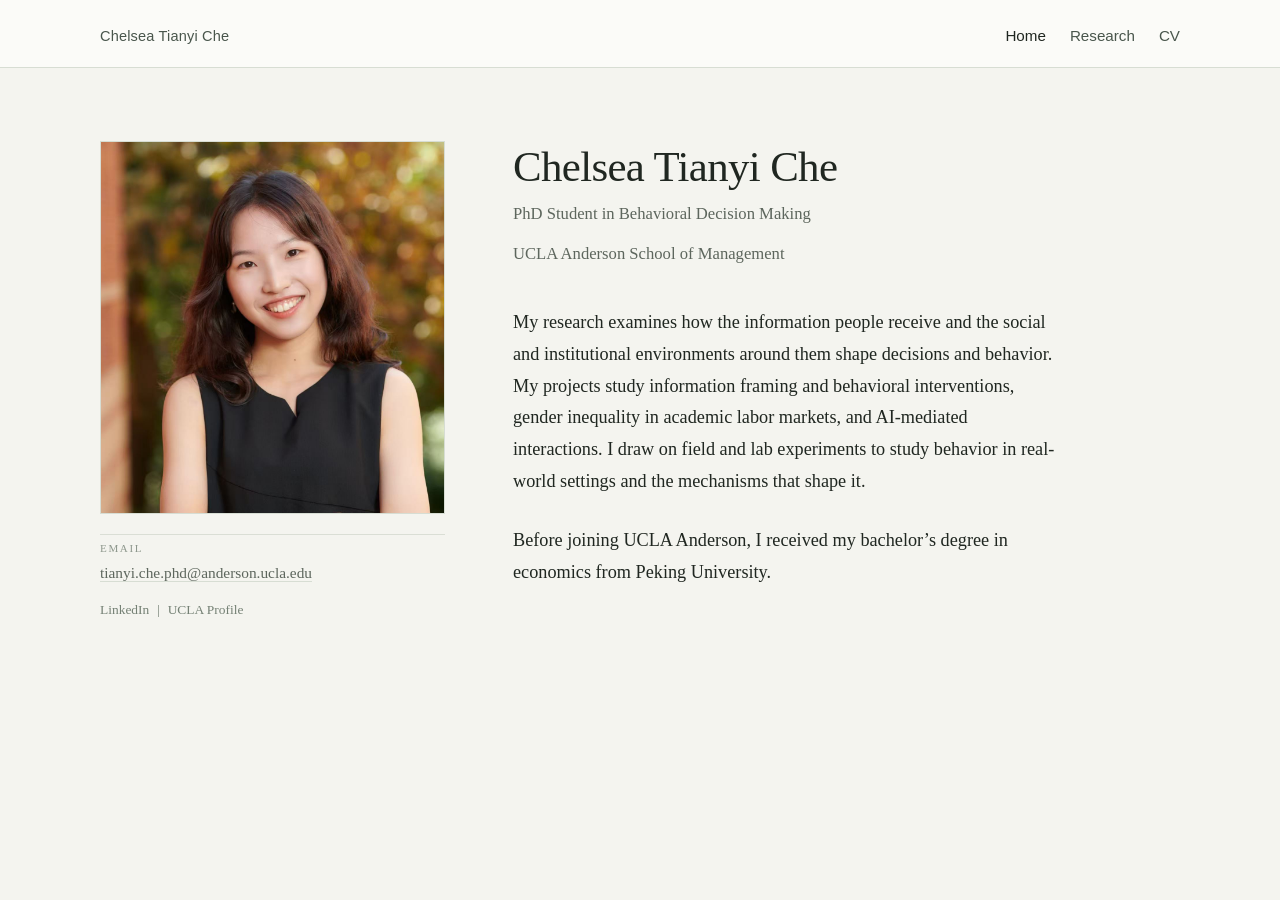
<file: index.html>
<!DOCTYPE html>
<html lang="en">
<head>
  <meta charset="UTF-8">
  <meta name="viewport" content="width=device-width, initial-scale=1.0">
  <title>Chelsea Tianyi Che</title>
  <meta name="description" content="Chelsea Tianyi Che is a PhD student in Behavioral Decision Making at UCLA Anderson School of Management.">
  <link rel="stylesheet" href="styles.css">
</head>
<body class="theme-sage final-site">
  <header class="site-header">
    <div class="container header-inner">
      <a class="site-brand" href="index.html">Chelsea Tianyi Che</a>
      <nav class="site-nav" aria-label="Primary">
        <a aria-current="page" href="index.html">Home</a>
        <a href="research.html">Research</a>
        <a href="Chelsea_Tianyi_Che_CV.pdf" target="_blank" rel="noopener">CV</a>
      </nav>
    </div>
  </header>

  <main class="container page-main">
    <section class="hero-shell">
      <div class="hero-left">
        <figure class="profile-figure">
          <img src="photo.jpg" alt="Portrait of Chelsea Tianyi Che">
        </figure>
        <div class="contact-card">
          <p class="contact-label">Email</p>
          <p class="contact-email"><a href="mailto:tianyi.che.phd@anderson.ucla.edu">tianyi.che.phd@anderson.ucla.edu</a></p>
          <p class="contact-links">
            <a href="https://www.linkedin.com/in/chelsea-tianyi-che" target="_blank" rel="noopener">LinkedIn</a>
            <span aria-hidden="true">|</span>
            <a href="https://www.anderson.ucla.edu/degrees/phd-program/areas-of-study/behavioral-decision-making/meet-the-students/chelsea-tianyi-che" target="_blank" rel="noopener">UCLA Profile</a>
          </p>
        </div>
      </div>

      <div class="hero-right">
        <div class="identity-block">
          <h1>Chelsea Tianyi Che</h1>
          <p class="identity-line">PhD Student in Behavioral Decision Making</p>
          <p class="identity-line">UCLA Anderson School of Management</p>
        </div>

        <div class="body-copy">
          <p>My research examines how the information people receive and the social and institutional environments around them shape decisions and behavior. My projects study information framing and behavioral interventions, gender inequality in academic labor markets, and AI-mediated interactions. I draw on field and lab experiments to study behavior in real-world settings and the mechanisms that shape it.</p>
          <p>Before joining UCLA Anderson, I received my bachelor&rsquo;s degree in economics from Peking University.</p>
        </div>
      </div>
    </section>
  </main>
</body>
</html>
</file>
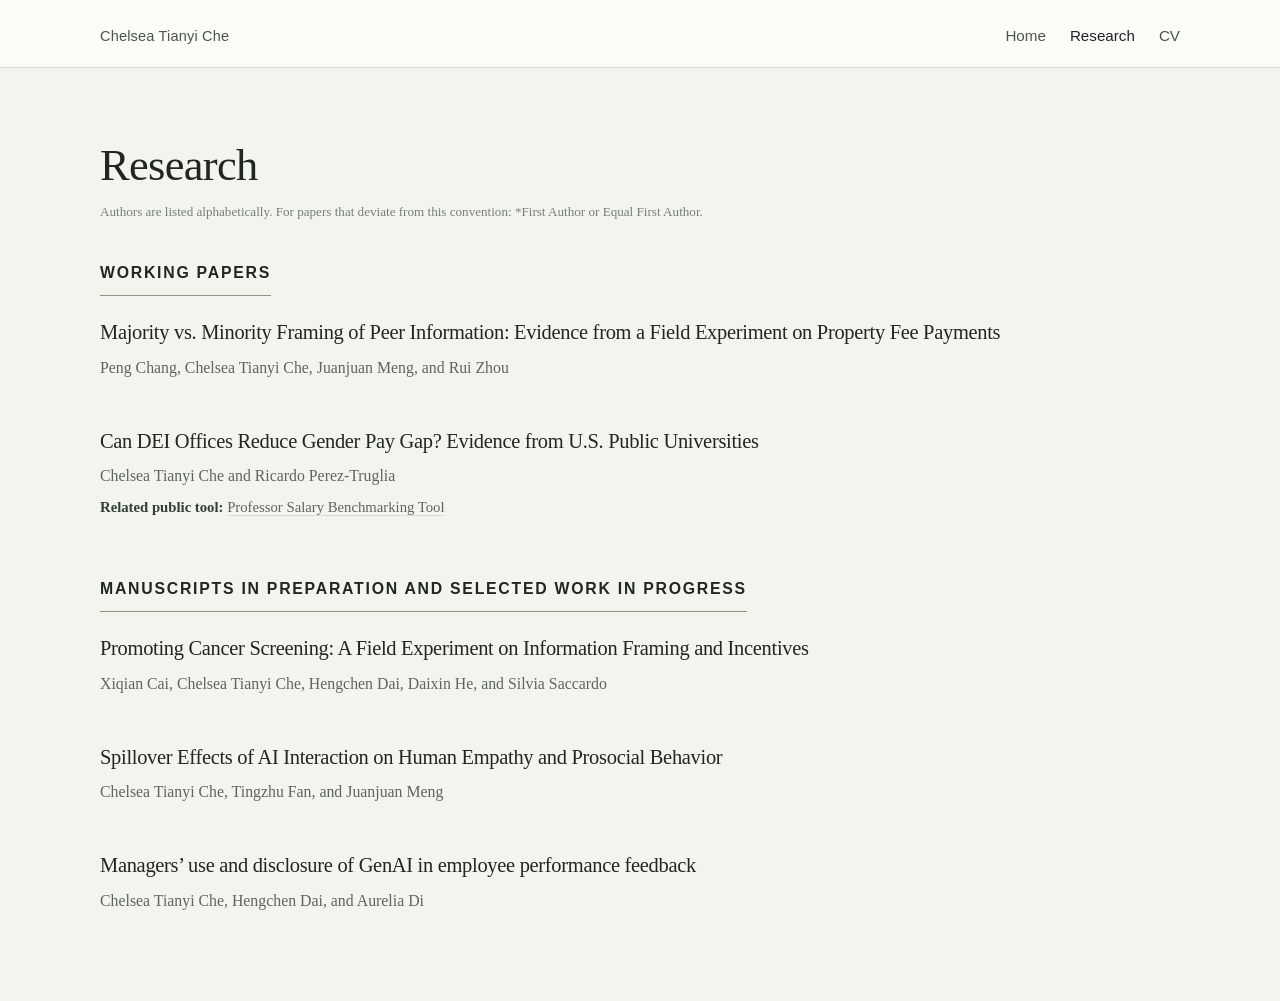
<file: research.html>
<!DOCTYPE html>
<html lang="en">
<head>
  <meta charset="UTF-8">
  <meta name="viewport" content="width=device-width, initial-scale=1.0">
  <title>Research | Chelsea Tianyi Che</title>
  <link rel="stylesheet" href="styles.css">
</head>
<body class="theme-sage final-site">
  <header class="site-header">
    <div class="container header-inner">
      <a class="site-brand" href="index.html">Chelsea Tianyi Che</a>
      <nav class="site-nav" aria-label="Primary">
        <a href="index.html">Home</a>
        <a aria-current="page" href="research.html">Research</a>
        <a href="Chelsea_Tianyi_Che_CV.pdf" target="_blank" rel="noopener">CV</a>
      </nav>
    </div>
  </header>

  <main class="container page-main">
    <h1 class="page-title research-page-title">Research</h1>
    <p class="research-author-note">Authors are listed alphabetically. For papers that deviate from this convention: *First Author or Equal First Author.</p>

    <section class="research-group" aria-labelledby="working-papers-heading">
      <h2 class="research-heading" id="working-papers-heading">Working Papers</h2>
      <article class="project-entry">
        <h3 class="project-title">Majority vs. Minority Framing of Peer Information: Evidence from a Field Experiment on Property Fee Payments</h3>
        <p class="project-meta">Peng Chang, Chelsea Tianyi Che, Juanjuan Meng, and Rui Zhou</p>
      </article>
      <article class="project-entry">
        <h3 class="project-title">Can DEI Offices Reduce Gender Pay Gap? Evidence from U.S. Public Universities</h3>
        <p class="project-meta">Chelsea Tianyi Che and Ricardo Perez-Truglia</p>
        <p class="project-related-tool"><strong>Related public tool:</strong> <a href="https://www.prof-salary.com/" target="_blank" rel="noopener">Professor Salary Benchmarking Tool</a></p>
      </article>
    </section>

    <section class="research-group" aria-labelledby="work-in-progress-heading">
      <h2 class="research-heading" id="work-in-progress-heading">Manuscripts in Preparation and Selected Work in Progress</h2>

      <article class="project-entry">
        <h3 class="project-title">Promoting Cancer Screening: A Field Experiment on Information Framing and Incentives</h3>
        <p class="project-meta">Xiqian Cai, Chelsea Tianyi Che, Hengchen Dai, Daixin He, and Silvia Saccardo</p>
      </article>

      <article class="project-entry">
        <h3 class="project-title">Spillover Effects of AI Interaction on Human Empathy and Prosocial Behavior</h3>
        <p class="project-meta">Chelsea Tianyi Che, Tingzhu Fan, and Juanjuan Meng</p>
      </article>

      <article class="project-entry">
        <h3 class="project-title">Managers&rsquo; use and disclosure of GenAI in employee performance feedback</h3>
        <p class="project-meta">Chelsea Tianyi Che, Hengchen Dai, and Aurelia Di</p>
      </article>
    </section>
  </main>
</body>
</html>
</file>
<file: styles.css>
:root {
  --background: #f7f5f1;
  --surface: #fcfbf8;
  --hero: transparent;
  --accent-soft: #e1e6df;
  --accent-line: #9ca79c;
  --text: #1f2420;
  --muted: #606760;
  --subtle: #767d76;
  --border: #d6d8d2;
  --nav: #49524b;
  --tool-label: #2f3731;
  --shadow: 0 14px 36px rgba(44, 53, 45, 0.04);
}

body.theme-sage {
  --background: #f4f4ef;
  --surface: #fcfcf8;
  --hero: #edf1ea;
  --accent-soft: #dfe7dc;
  --accent-line: #879783;
  --text: #202721;
  --muted: #5d665d;
  --subtle: #748074;
  --border: #d7ddd3;
  --nav: #49564c;
  --tool-label: #314034;
  --shadow: 0 16px 42px rgba(65, 82, 66, 0.05);
}

body.theme-blue {
  --background: #f3f5f6;
  --surface: #fbfcfd;
  --hero: #e9eff2;
  --accent-soft: #dde6eb;
  --accent-line: #7f95a3;
  --text: #1f252c;
  --muted: #5a6672;
  --subtle: #73818c;
  --border: #d7e0e5;
  --nav: #4a5863;
  --tool-label: #33414d;
  --shadow: 0 16px 42px rgba(54, 72, 86, 0.05);
}

*,
*::before,
*::after {
  box-sizing: border-box;
}

html {
  font-size: 16px;
}

body {
  margin: 0;
  min-height: 100vh;
  background: var(--background);
  color: var(--text);
  font-family: "Iowan Old Style", "Palatino Linotype", "Book Antiqua", Palatino, "Noto Serif", serif;
  line-height: 1.78;
  text-rendering: optimizeLegibility;
}

body.final-site {
  line-height: 1.8;
}

img {
  display: block;
  max-width: 100%;
}

a {
  color: inherit;
}

.container {
  width: min(1080px, calc(100% - 3rem));
  margin: 0 auto;
}

.site-header {
  border-bottom: 1px solid var(--border);
  background: rgba(252, 252, 250, 0.9);
}

.header-inner {
  display: flex;
  align-items: baseline;
  justify-content: space-between;
  gap: 2rem;
  padding: 1.4rem 0 1.05rem;
}

.site-brand,
.site-nav,
.compare-card,
.section-kicker,
.research-heading,
.variant-tag {
  font-family: "Avenir Next", "Helvetica Neue", Helvetica, Arial, sans-serif;
}

.site-brand {
  text-decoration: none;
  font-size: 1rem;
  letter-spacing: 0.02em;
}

body.final-site .site-brand {
  font-size: 0.91rem;
  font-weight: 350;
  color: var(--nav);
  letter-spacing: 0.012em;
}

.site-nav {
  display: flex;
  flex-wrap: wrap;
  gap: 1.5rem;
  font-size: 0.95rem;
}

.site-nav a {
  color: var(--nav);
  text-decoration: none;
}

.site-nav a[aria-current="page"] {
  color: var(--text);
}

.site-nav a:hover,
.site-nav a:focus-visible,
.contact-email a:hover,
.contact-email a:focus-visible,
.project-related-tool a:hover,
.project-related-tool a:focus-visible,
.compare-link:hover,
.compare-link:focus-visible {
  color: var(--text);
}

.page-main {
  padding: 4rem 0 5.5rem;
}

.hero-shell {
  display: grid;
  grid-template-columns: minmax(260px, 320px) minmax(0, 1fr);
  gap: 4rem;
  align-items: start;
  padding: 0;
}

body.final-site .page-main {
  padding-top: 4.6rem;
}

body.final-site .hero-shell {
  grid-template-columns: minmax(285px, 345px) minmax(0, 1fr);
  gap: 4.25rem;
}

.with-banner .hero-shell {
  background: var(--hero);
  border: 1px solid var(--border);
  box-shadow: var(--shadow);
  padding: clamp(1.5rem, 3vw, 2.5rem);
}

.hero-left {
  display: flex;
  flex-direction: column;
  gap: 1rem;
}

.profile-figure {
  margin: 0;
}

.profile-figure img {
  width: 100%;
  aspect-ratio: 1 / 1.05;
  object-fit: cover;
  border: 1px solid var(--border);
  background: var(--surface);
}

body.final-site .profile-figure img {
  aspect-ratio: 1 / 1.08;
}

.contact-card {
  padding-top: 0.2rem;
  border-top: 1px solid var(--border);
}

body.final-site .contact-card {
  margin-top: 0.25rem;
  padding-top: 0.28rem;
  border-top-color: rgba(135, 151, 131, 0.24);
}

.contact-label {
  margin: 0 0 0.25rem;
  color: var(--subtle);
  font-size: 0.78rem;
  letter-spacing: 0.12em;
  text-transform: uppercase;
}

body.final-site .contact-label {
  margin-bottom: 0.1rem;
  color: var(--subtle);
  font-size: 0.69rem;
  letter-spacing: 0.15em;
  opacity: 0.8;
}

.contact-email {
  margin: 0;
  color: var(--muted);
  font-size: 0.97rem;
  line-height: 1.6;
}

body.final-site .contact-email {
  font-size: 0.96rem;
  color: var(--muted);
}

.contact-links {
  margin: 0.92rem 0 0;
  color: var(--subtle);
  font-size: 0.84rem;
  line-height: 1.45;
}

.contact-links a {
  text-decoration: none;
}

.contact-links span {
  display: inline-block;
  margin: 0 0.28rem;
}

.contact-email a,
.project-related-tool a {
  text-decoration: none;
  border-bottom: 1px solid var(--border);
}

.hero-right {
  display: flex;
  flex-direction: column;
  justify-content: center;
  min-height: 100%;
}

.section-kicker {
  margin: 0 0 1rem;
  color: var(--subtle);
  font-size: 0.8rem;
  font-weight: 600;
  letter-spacing: 0.14em;
  text-transform: uppercase;
}

.identity-block h1,
.page-title,
.project-title {
  margin: 0;
  font-weight: 500;
  letter-spacing: -0.015em;
}

.identity-block h1 {
  font-size: clamp(2.7rem, 6vw, 4.25rem);
  line-height: 1.04;
}

body.final-site .identity-block h1 {
  font-size: clamp(1.82rem, 3.95vw, 2.68rem);
}

.identity-line {
  margin: 0.3rem 0 0;
  color: var(--muted);
  font-size: 1.08rem;
}

body.final-site .identity-line {
  margin-top: 0.62rem;
  font-size: 1.04rem;
}

.body-copy {
  margin-top: 2rem;
  max-width: 67ch;
}

body.final-site .body-copy {
  margin-top: 2.38rem;
  max-width: 68ch;
}

.body-copy p {
  margin: 0 0 1.35rem;
}

body.final-site .body-copy p {
  font-size: 1.14rem;
  line-height: 1.74;
  margin-bottom: 1.72rem;
}

.page-title {
  font-size: clamp(2.3rem, 5vw, 3.5rem);
  line-height: 1.08;
  margin-bottom: 2.8rem;
}

body.final-site .page-title {
  font-size: clamp(1.95rem, 3.9vw, 2.78rem);
  margin-bottom: 2.85rem;
}

body.final-site .research-page-title {
  margin-bottom: 0.8rem;
}

.research-group + .research-group {
  margin-top: 3.25rem;
}

body.final-site .research-group + .research-group {
  margin-top: 3.4rem;
}

.research-heading {
  display: inline-block;
  margin: 0 0 1.4rem;
  padding-bottom: 0.45rem;
  border-bottom: 1px solid var(--accent-line);
  color: var(--text);
  font-size: 1rem;
  font-weight: 700;
  letter-spacing: 0.09em;
  text-transform: uppercase;
}

body.final-site .research-heading {
  margin-bottom: 1.35rem;
  padding-bottom: 0.45rem;
  font-size: 0.99rem;
  letter-spacing: 0.11em;
}

.research-author-note {
  margin: 0 0 2.3rem;
  color: var(--subtle);
  font-size: 0.82rem;
  line-height: 1.55;
}

.project-entry + .project-entry {
  margin-top: 2.35rem;
}

body.final-site .project-entry + .project-entry {
  margin-top: 2.85rem;
}

.project-title {
  font-size: 1.28rem;
  line-height: 1.42;
}

body.final-site .project-title {
  line-height: 1.5;
}

.project-meta,
.project-status,
.project-related-tool {
  margin: 0.42rem 0 0;
  color: var(--muted);
}

body.final-site .project-meta {
  margin-top: 0.42rem;
  line-height: 1.6;
}

body.final-site .project-status {
  margin-top: 0.28rem;
}

body.final-site .project-related-tool {
  margin-top: 0.36rem;
}

.project-meta {
  font-size: 0.99rem;
}

.project-status {
  color: var(--subtle);
  font-size: 0.84rem;
  letter-spacing: 0.08em;
  text-transform: uppercase;
}

.project-related-tool {
  font-size: 0.9rem;
}

.project-related-tool strong {
  color: var(--tool-label);
  font-weight: 600;
}

body.final-site .project-related-tool {
  font-size: 0.92rem;
}

.compare-main {
  padding: 3.5rem 0 5rem;
}

.compare-intro {
  max-width: 760px;
  margin-bottom: 2.6rem;
}

.compare-intro h1 {
  margin: 0 0 0.65rem;
  font-size: clamp(2.3rem, 5vw, 3.6rem);
  font-weight: 500;
  letter-spacing: -0.015em;
  line-height: 1.08;
}

.compare-intro p {
  margin: 0;
  color: var(--muted);
}

.compare-grid {
  display: grid;
  grid-template-columns: repeat(2, minmax(0, 1fr));
  gap: 1.5rem;
}

.compare-card {
  background: var(--surface);
  border: 1px solid var(--border);
  padding: 1.4rem;
}

.variant-tag {
  display: inline-block;
  margin-bottom: 0.9rem;
  color: var(--subtle);
  font-size: 0.74rem;
  font-weight: 700;
  letter-spacing: 0.14em;
  text-transform: uppercase;
}

.compare-card h2 {
  margin: 0 0 0.45rem;
  font-family: "Iowan Old Style", "Palatino Linotype", "Book Antiqua", Palatino, "Noto Serif", serif;
  font-size: 1.5rem;
  font-weight: 500;
}

.compare-card p {
  margin: 0 0 1rem;
  color: var(--muted);
  line-height: 1.65;
}

.compare-links {
  display: flex;
  flex-wrap: wrap;
  gap: 0.8rem;
}

.compare-link {
  display: inline-flex;
  align-items: center;
  justify-content: center;
  min-width: 7.5rem;
  padding: 0.7rem 1rem;
  border: 1px solid var(--border);
  background: var(--background);
  color: var(--nav);
  text-decoration: none;
  font-size: 0.92rem;
}

body.theme-sage .compare-card.sage {
  background: #f6f8f4;
}

body.theme-blue .compare-card.blue {
  background: #f5f8fa;
}

@media (max-width: 860px) {
  .hero-shell {
    grid-template-columns: 1fr;
    gap: 2rem;
  }

  .hero-left {
    max-width: min(340px, 70vw);
  }

  body.final-site .hero-left {
    max-width: min(360px, 74vw);
  }

  .compare-grid {
    grid-template-columns: 1fr;
  }
}

@media (max-width: 700px) {
  .header-inner {
    flex-direction: column;
    align-items: flex-start;
    gap: 0.8rem;
  }

  .page-main,
  .compare-main {
    padding-top: 2.8rem;
  }

  body.final-site .page-main {
    padding-top: 2.8rem;
  }

  .with-banner .hero-shell {
    padding: 1.2rem;
  }

  body.final-site .hero-shell {
    display: flex;
    flex-direction: column;
    gap: 0;
    align-items: stretch;
  }

  body.final-site .hero-left,
  body.final-site .hero-right {
    display: contents;
  }

  body.final-site .profile-figure {
    order: 1;
    width: min(72vw, 292px);
    margin: 0 auto;
  }

  body.final-site .identity-block {
    order: 2;
    width: min(100%, 31rem);
    margin-top: 1.4rem;
    margin-left: auto;
    margin-right: auto;
    text-align: center;
  }

  body.final-site .identity-block h1 {
    font-size: clamp(1.64rem, 6.6vw, 2rem);
    line-height: 1.1;
  }

  body.final-site .identity-line {
    margin-top: 0.42rem;
    font-size: 1rem;
    line-height: 1.52;
  }

  body.final-site .body-copy {
    order: 3;
    width: min(100%, 31rem);
    margin-top: 1.5rem;
    margin-left: auto;
    margin-right: auto;
    max-width: none;
    text-align: left;
  }

  body.final-site .body-copy p {
    font-size: 1.06rem;
    line-height: 1.69;
    margin-bottom: 1.4rem;
  }

  body.final-site .contact-card {
    order: 4;
    width: min(100%, 31rem);
    margin-top: 1.65rem;
    margin-left: auto;
    margin-right: auto;
    padding-top: 0.7rem;
    border-top-color: rgba(135, 151, 131, 0.18);
    text-align: center;
  }

  body.final-site .contact-label {
    margin-bottom: 0.12rem;
  }

  body.final-site .contact-email {
    font-size: 0.95rem;
    line-height: 1.55;
  }

  body.final-site .contact-links {
    margin-top: 0.78rem;
    font-size: 0.82rem;
    line-height: 1.55;
  }

  body.final-site .page-title,
  body.final-site .research-author-note,
  body.final-site .research-group {
    width: min(100%, 31rem);
    margin-left: auto;
    margin-right: auto;
  }

  body.final-site .project-title {
    font-size: 1.13rem;
    line-height: 1.42;
  }

  body.final-site .project-related-tool a {
    white-space: nowrap;
  }
}

@media (max-width: 520px) {
  .container {
    width: min(100% - 1.5rem, 1080px);
  }

  .identity-line,
  .project-meta,
  .contact-email {
    font-size: 0.95rem;
  }

  body.final-site .identity-line,
  body.final-site .project-meta,
  body.final-site .contact-email {
    font-size: 0.97rem;
  }

  body.final-site .page-main {
    padding-top: 2.45rem;
    padding-bottom: 4rem;
  }

  body.final-site .profile-figure {
    width: min(78vw, 258px);
  }

  body.final-site .identity-block {
    width: min(100%, 27.5rem);
    margin-top: 1.2rem;
    text-align: center;
  }

  body.final-site .identity-block h1 {
    font-size: clamp(1.5rem, 7.5vw, 1.8rem);
  }

  body.final-site .identity-line {
    margin-top: 0.38rem;
    font-size: 0.96rem;
  }

  body.final-site .body-copy {
    width: min(100%, 27.5rem);
    margin-top: 1.32rem;
  }

  body.final-site .body-copy p {
    font-size: 1.02rem;
    line-height: 1.67;
    margin-bottom: 1.28rem;
  }

  body.final-site .contact-card {
    width: min(100%, 27.5rem);
    margin-top: 1.48rem;
    padding-top: 0.74rem;
  }

  body.final-site .page-title,
  body.final-site .research-author-note,
  body.final-site .research-group {
    width: min(100%, 27rem);
  }

  body.final-site .project-title {
    font-size: 1.02rem;
    line-height: 1.38;
  }

  body.final-site .contact-links {
    margin-top: 0.86rem;
    font-size: 0.8rem;
  }

  .compare-links {
    flex-direction: column;
  }

  .compare-link {
    width: 100%;
  }
}
</file>
